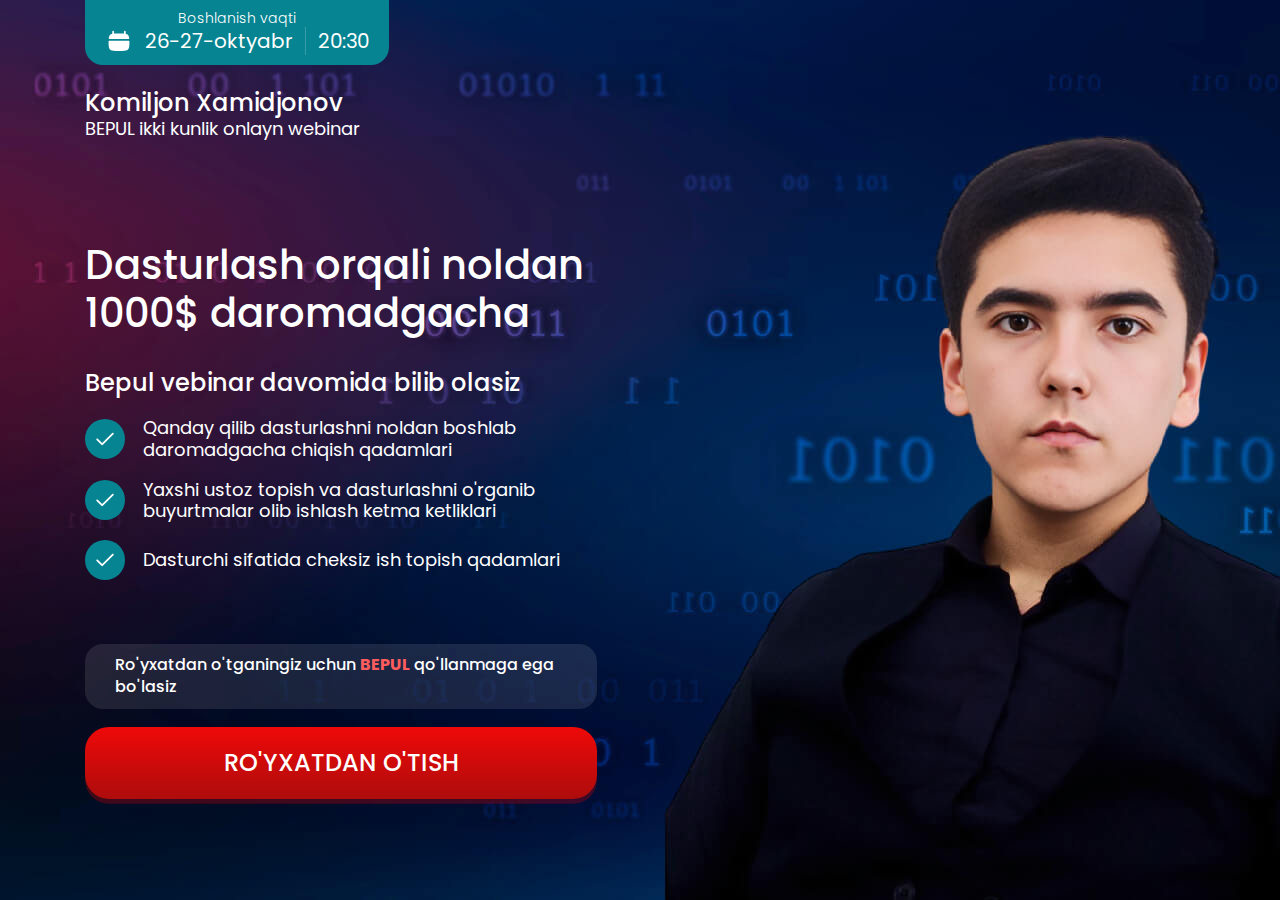
<file: index.html>
<!doctype html>
<html lang="en">
<head>
    <meta charset="UTF-8">
    <meta name="viewport"
          content="width=device-width, user-scalable=no, initial-scale=1.0, maximum-scale=1.0, minimum-scale=1.0">
    <meta http-equiv="X-UA-Compatible" content="ie=edge">
    <title>Webinar - Komiljon Xamidjonov</title>
    <link rel="stylesheet" href="css/normalize.css">
    <link rel="stylesheet" href="css/styles.css">
    <script defer src="js/script.js"></script>
    <script defer src="js/mask.js"></script>
</head>
<body>

<div class="webinar">
    <div class="webinar-header">
        <div class="container">
            <div class="webinar-date">
                <div class="webinar-date-title">Boshlanish vaqti</div>
                <div class="webinar-date-value">
                    <div class="webinar-date-date">
                        <img src="img/calendar-icon.svg" alt="date icon">

                        <span>26-27-oktyabr</span>
                    </div>

                    <div class="webinar-date-time">
                        20:30
                    </div>
                </div>
            </div>

            <div class="webinar-mentor">
                <h2>Komiljon Xamidjonov</h2>
                <p>BEPUL ikki kunlik onlayn webinar</p>
            </div>
        </div>
    </div>

    <div class="webinar-main">
        <div class="container">
            <div class="webinar-main-content">
                <h1 class="webinar-main-heading">Dasturlash orqali noldan 1000$ daromadgacha</h1>

                <div class="webinar-main-info">
                    <h2 class="webinar-main-title">Bepul vebinar davomida bilib olasiz</h2>

                    <ul class="webinar-main-ul">
                        <li class="webinar-main-li">
                            <div class="webinar-main-disc">
                                <img src="img/check-icon.svg" alt="check icon">
                            </div>

                            <p class="webinar-main-text">Qanday qilib dasturlashni noldan boshlab daromadgacha chiqish qadamlari</p>
                        </li>
                        <li class="webinar-main-li">
                            <div class="webinar-main-disc">
                                <img src="img/check-icon.svg" alt="check icon">
                            </div>

                            <p class="webinar-main-text">Yaxshi ustoz topish va dasturlashni o'rganib buyurtmalar olib ishlash ketma ketliklari</p>
                        </li>
                        <li class="webinar-main-li">
                            <div class="webinar-main-disc">
                                <img src="img/check-icon.svg" alt="check icon">
                            </div>

                            <p class="webinar-main-text">Dasturchi sifatida cheksiz ish topish qadamlari</p>
                        </li>
                    </ul>

                    <p class="webinar-main-hint">Ro'yxatdan o'tganingiz uchun <strong>BEPUL</strong> qo'llanmaga ega bo'lasiz</p>

                    <button class="webinar-main-button">RO'YXATDAN O'TISH</button>
                </div>
            </div>
        </div>
    </div>

    <div class="webinar-main-mentor">
        <div class="container">
            <img srcset="img/mentor@2x.png 2x" src="img/mentor@1x.png" alt="">
        </div>
    </div>
</div>

<div class="modal-backdrop" data-modal-close>
    <form class="modal-content form">
        <h2 class="form-heading">Ro'yxatdan o'tish</h2>
        <p class="form-text">Pastdagi formani to'ldirishingiz bilan yopiq kanalga qo'shilasiz va BEPUL qo'llanma ham sizga ochiladi!</p>
        <label class="form-label">
            <span>Ism (majburiy)</span>
            <input id="name" type="text" placeholder="Ismingizni kiriting" name="name" required>
        </label>

        <label class="form-label">
            <span>Telefon raqami (majburiy)</span>
            <input id="phone" type="tel" value="+998" name="phone">
        </label>

        <button class="form-button" type="submit">
            Ro'yxatdan o'tish
        </button>

        <img data-modal-close class="form-close" src="img/x.svg" alt="close icon">
    </form>
</div>
</body>
</html>
</file>
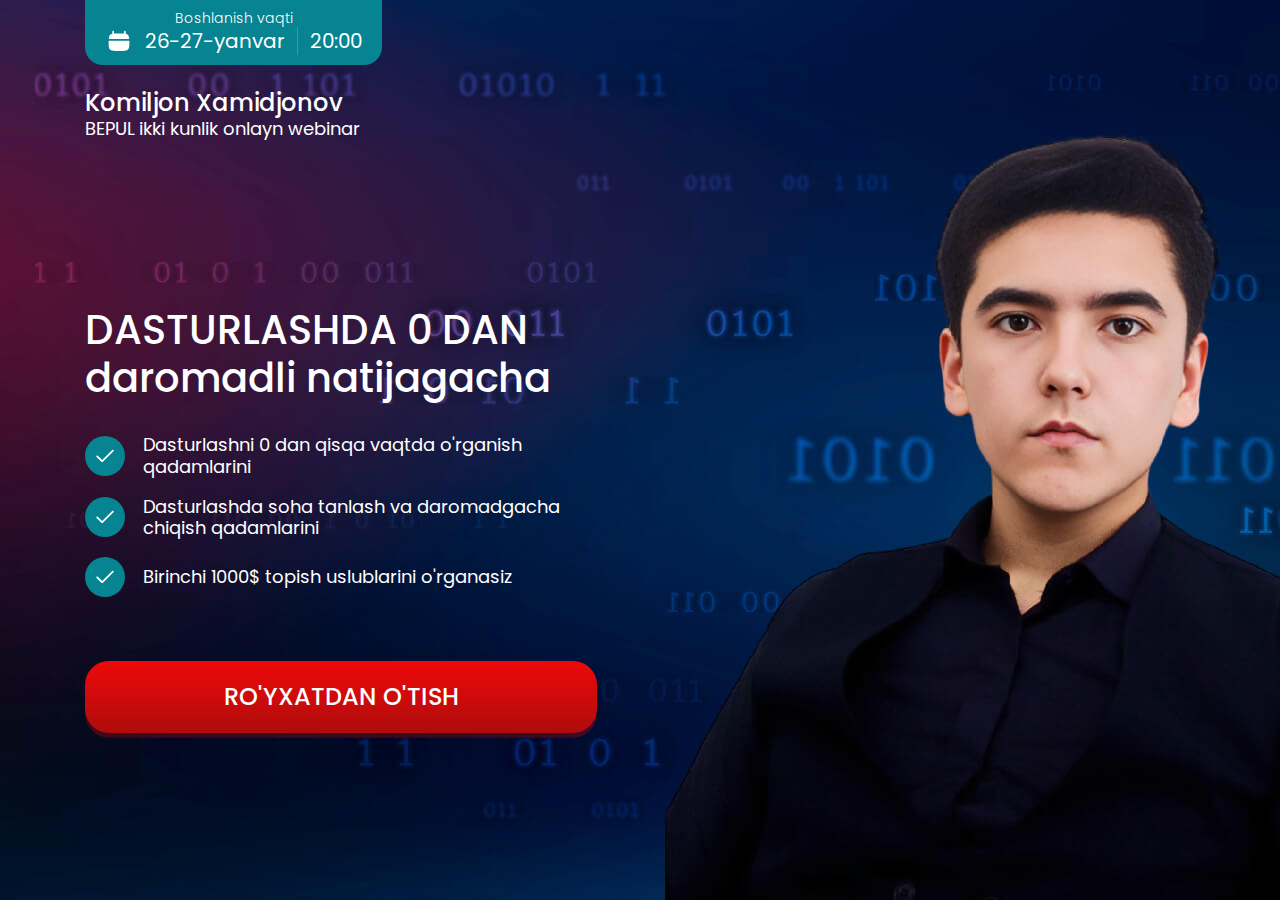
<file: public/index.html>
<!doctype html>
<html lang="en">
<head>
   <meta charset="UTF-8">
   <meta name="viewport"
         content="width=device-width, user-scalable=no, initial-scale=1.0, maximum-scale=1.0, minimum-scale=1.0">
   <meta http-equiv="X-UA-Compatible" content="ie=edge">
   <title>Webinar - Komiljon Xamidjonov</title>
   <link rel="stylesheet" href="css/normalize.css">
   <link rel="stylesheet" href="css/styles.css">
</head>
<body>

<div class="webinar">
   <div class="webinar-header">
      <div class="container">
         <div class="webinar-date">
            <div class="webinar-date-title">Boshlanish vaqti</div>
            <div class="webinar-date-value">
               <div class="webinar-date-date">
                  <img src="img/calendar-icon.svg" alt="date icon">

                  <span>26-27-yanvar</span>
               </div>

               <div class="webinar-date-time">
                  20:00
               </div>
            </div>
         </div>

         <div class="webinar-mentor">
            <h2>Komiljon Xamidjonov</h2>
            <p>BEPUL ikki kunlik onlayn webinar</p>
         </div>
      </div>
   </div>

   <div class="webinar-main">
      <div class="container">
         <div class="webinar-main-content">
            <h1 class="webinar-main-heading">DASTURLASHDA 0 DAN
                daromadli natijagacha</h1>

            <div class="webinar-main-info">

               <ul class="webinar-main-ul">
                  <li class="webinar-main-li">
                     <div class="webinar-main-disc">
                        <img src="img/check-icon.svg" alt="check icon">
                     </div>

                     <p class="webinar-main-text">Dasturlashni 0 dan qisqa vaqtda o'rganish qadamlarini</p>
                  </li>
                  <li class="webinar-main-li">
                     <div class="webinar-main-disc">
                        <img src="img/check-icon.svg" alt="check icon">
                     </div>

                     <p class="webinar-main-text">Dasturlashda soha tanlash va daromadgacha chiqish qadamlarini</p>
                  </li>
                  <li class="webinar-main-li">
                     <div class="webinar-main-disc">
                        <img src="img/check-icon.svg" alt="check icon">
                     </div>

                     <p class="webinar-main-text">Birinchi 1000$ topish uslublarini o'rganasiz</p>
                  </li>
               </ul>

               <button class="webinar-main-button">RO'YXATDAN O'TISH</button>
            </div>
         </div>
      </div>
   </div>

   <div class="webinar-main-mentor">
      <div class="container">
         <img src="img/mentor@1x.png" loading="lazy">
      </div>
   </div>
</div>

<div class="modal-backdrop" data-modal-close>
   <form class="modal-content form">
      <h2 class="form-heading">Ro'yxatdan o'tish</h2>
      <label class="form-label">
         <span>Ism (majburiy)</span>
         <input id="name" type="text" placeholder="Ismingizni kiriting" name="name" required>
      </label>

      <label class="form-label">
         <span>Telefon raqami (majburiy)</span>
         <input id="phone" type="tel" value="+998" name="phone">
      </label>

      <button class="form-button" type="submit">
         Ro'yxatdan o'tish
      </button>

      <img data-modal-close class="form-close" src="img/x.svg" alt="close icon">
   </form>
</div>

<script defer src="js/script.js"></script>
<script defer src="js/mask.js"></script>
</body>
</html>
</file>
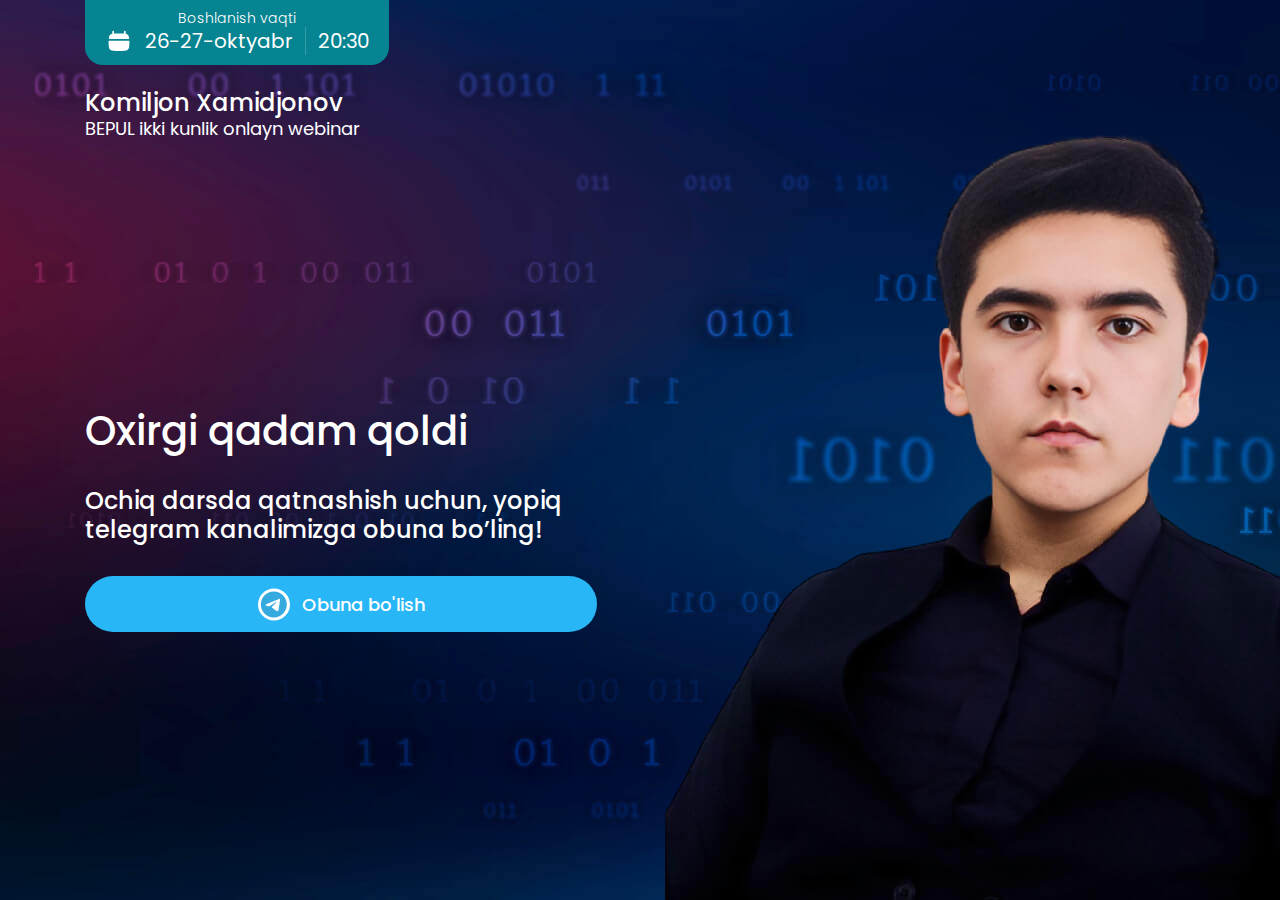
<file: telegram.html>
<!doctype html>
<html lang="en">
<head>
    <meta charset="UTF-8">
    <meta name="viewport"
          content="width=device-width, user-scalable=no, initial-scale=1.0, maximum-scale=1.0, minimum-scale=1.0">
    <meta http-equiv="X-UA-Compatible" content="ie=edge">
    <title>Webinar - Komiljon Xamidjonov</title>
    <link rel="stylesheet" href="css/normalize.css">
    <link rel="stylesheet" href="css/styles.css">
</head>
<body>

<div class="webinar">
    <div class="webinar-header">
        <div class="container">
            <div class="webinar-date">
                <div class="webinar-date-title">Boshlanish vaqti</div>
                <div class="webinar-date-value">
                    <div class="webinar-date-date">
                        <img src="img/calendar-icon.svg" alt="date icon">

                        <span>26-27-oktyabr</span>
                    </div>

                    <div class="webinar-date-time">
                        20:30
                    </div>
                </div>
            </div>

            <div class="webinar-mentor">
                <h2>Komiljon Xamidjonov</h2>
                <p>BEPUL ikki kunlik onlayn webinar</p>
            </div>
        </div>
    </div>

    <div class="webinar-main webinar-main--telegram">
        <div class="container">
            <div class="webinar-main-content">
                <h1 class="webinar-main-heading">Oxirgi qadam qoldi</h1>

                <div class="webinar-main-info">
                    <h2 class="webinar-main-title">Ochiq darsda qatnashish uchun, yopiq telegram kanalimizga obuna bo’ling!</h2>

                    <a class="webinar-telegram-button" href="">
                        <img src="img/telegram.svg" alt="telegram icon">

                        <span>Obuna bo'lish</span>
                    </a>
                </div>
            </div>
        </div>
    </div>

    <div class="webinar-main-mentor">
        <div class="container">
            <img srcset="img/mentor@2x.png 2x" src="img/mentor@1x.png" alt="">
        </div>
    </div>

</div>

</body>
</html>
</file>
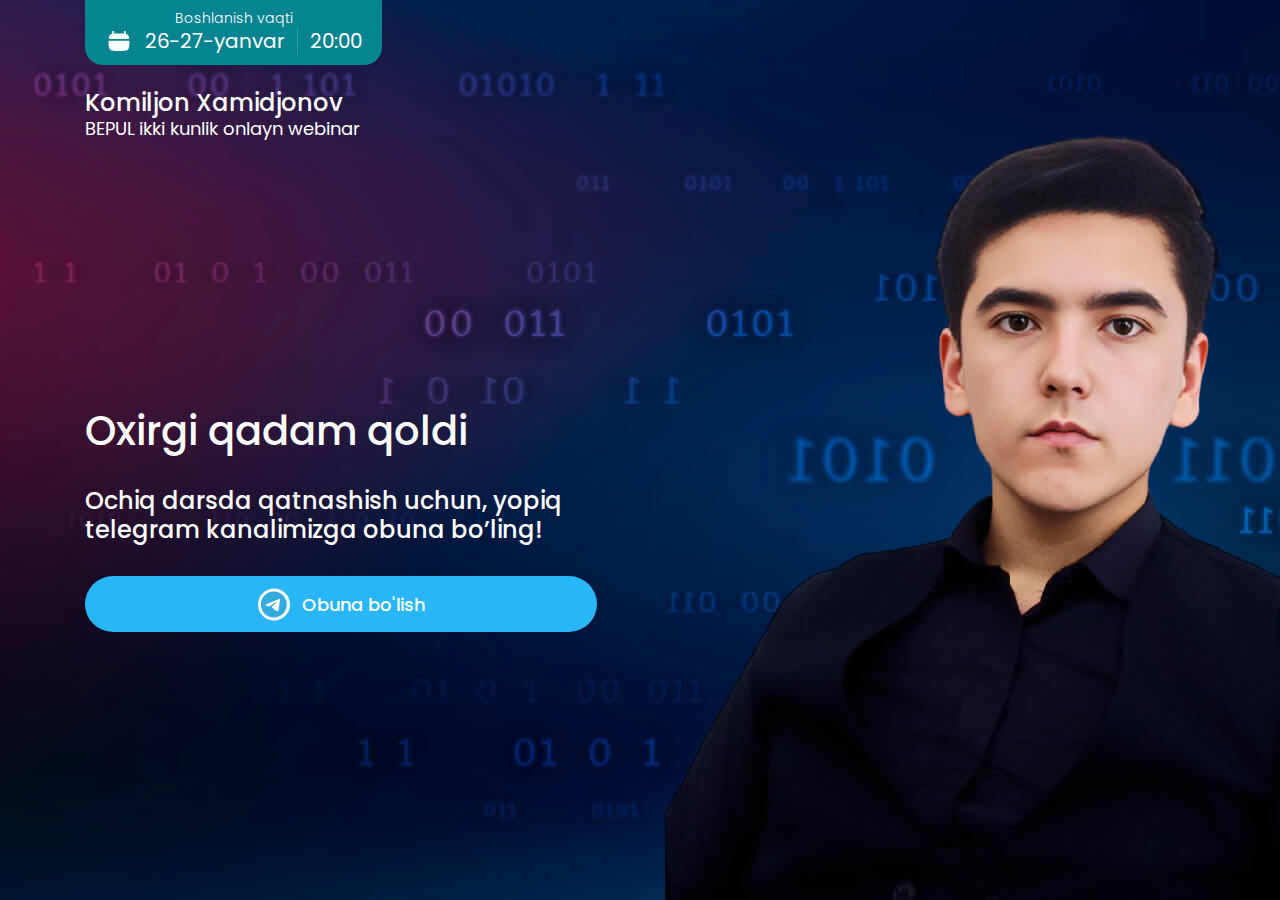
<file: public/telegram.html>
<!doctype html>
<html lang="en">
<head>
    <meta charset="UTF-8">
    <meta name="viewport"
          content="width=device-width, user-scalable=no, initial-scale=1.0, maximum-scale=1.0, minimum-scale=1.0">
    <meta http-equiv="X-UA-Compatible" content="ie=edge">
    <title>Webinar - Komiljon Xamidjonov</title>
    <link rel="stylesheet" href="css/normalize.css">
    <link rel="stylesheet" href="css/styles.css">
</head>
<body>

<div class="webinar">
    <div class="webinar-header">
        <div class="container">
            <div class="webinar-date">
                <div class="webinar-date-title">Boshlanish vaqti</div>
                <div class="webinar-date-value">
                    <div class="webinar-date-date">
                        <img src="img/calendar-icon.svg" alt="date icon">

                        <span>26-27-yanvar</span>
                    </div>

                    <div class="webinar-date-time">
                        20:00
                    </div>
                </div>
            </div>

            <div class="webinar-mentor">
                <h2>Komiljon Xamidjonov</h2>
                <p>BEPUL ikki kunlik onlayn webinar</p>
            </div>
        </div>
    </div>

    <div class="webinar-main webinar-main--telegram">
        <div class="container">
            <div class="webinar-main-content">
                <h1 class="webinar-main-heading">Oxirgi qadam qoldi</h1>

                <div class="webinar-main-info">
                    <h2 class="webinar-main-title">Ochiq darsda qatnashish uchun, yopiq telegram kanalimizga obuna bo’ling!</h2>

                    <a class="webinar-telegram-button" href="https://t.me/+B2sxY56hzykwODJi">
                        <img src="img/telegram.svg" alt="telegram icon">

                        <span>Obuna bo'lish</span>
                    </a>
                </div>
            </div>
        </div>
    </div>

</div>
<!-- Meta Pixel Code -->

<script src="js/excel.js"></script>

</body>
</html>
</file>
<file: css/styles.css>
@import url('https://fonts.googleapis.com/css2?family=Poppins:wght@300;400;500&display=swap');

html {
    box-sizing: border-box;
    font-size: 16px;
    line-height: 1.2;
}

html * {
    -webkit-font-smoothing: antialiased;
    -moz-osx-font-smoothing: grayscale;
}

*, *::after, *::before {
    box-sizing: inherit;
}

img {
    display: block;
    max-width: 100%;
}

h1, h2, p {
    margin: 0;
}

button, button:focus, input, input:focus {
    display: block;
    width: 100%;
    outline: none;
    border: none;
    cursor: pointer;
}

button:hover,
button:focus {
    opacity: 0.9;
    outline: 0;
}

body {
    font-family: "Poppins", "Arial", sans-serif;
    color: #FFFFFF;
    background-image: url("../img/bg-with-mentor.jpg");
    background-repeat: no-repeat;
    background-position: center;
    background-size: cover;
    background-attachment: fixed;
}

.container {
    width: 100%;
    padding-right: 15px;
    padding-left: 15px;
    margin-right: auto;
    margin-left: auto;
}

.webinar {
    display: flex;
    flex-direction: column;
    height: 100vh;
    min-height: 100vh;
}

.webinar-date {
    width: max-content;
    padding: 0.625rem 1.25rem;
    background-color: #068491;
    border-radius: 0 0 1.125rem 1.125rem;
}

.webinar-date-value {
    display: flex;
    align-items: center;
    font-size: 1.25rem;
}

.webinar-date-title {
    font-weight: 300;
    font-size: 0.875rem;
    text-align: center;
}

.webinar-date-date {
    display: flex;
    align-items: center;
    margin-right: 0.75rem;
    padding-right: 0.75rem;
    border-right: 1px solid rgba(255, 255, 255, 0.20);
}

.webinar-date-date img {
    width: 1.75rem;
    margin-right: 0.75rem;
}

.webinar-mentor {
    padding-top: 1.5rem;
}

.webinar-mentor h2 {
    font-size: 1.5rem;
    font-weight: 500;
}

.webinar-mentor p {
    font-size: 1.125rem;
}

.webinar-main {
    position: relative;
    flex-grow: 1;
    padding-top: 2rem;
    padding-bottom: 2rem;
}

.webinar-main-mentor {
    display: none;
    padding-top: 2rem;
}

.webinar-main-mentor img {
    width: 60%;
    margin: 0 auto;
}

.webinar-main .container {
    height: 100%;
    display: flex;
    align-items: center;
}

.webinar-main-content {
    width: 55%;
}

.webinar-main-heading {
    font-size: 2.5rem;
    font-weight: 500;
}

.webinar-main-info {
    width: 32rem;
    padding-top: 2rem;
}

.webinar-main-title {
    font-size: 1.5rem;
    font-weight: 500;
    margin-bottom: 1.25rem;
}

.webinar-main-ul {
    margin: 0 0 4rem;
    padding: 0;
    list-style-type: none;
}

.webinar-main-li {
    display: flex;
    align-items: center;
    margin-bottom: 1.125rem;
}

.webinar-main-disc {
    display: grid;
    place-items: center;
    flex-shrink: 0;
    width: 2.5rem;
    height: 2.5rem;
    margin-right: 1.125rem;
    border-radius: 50%;
    background-color: #068491;
}

.webinar-main-disc img {
    width: 1.75rem;
}

.webinar-main-text {
    font-size: 1.125rem;
}

.webinar-main-hint {
    margin-bottom: 1.125rem;
    padding: 0.625rem 1.875rem;
    border-radius: 1.125rem;
    background-color: rgba(255, 255, 255, 0.10);
    font-size: 1rem;
    font-weight: 500;
    line-height: 1.4;
}

.webinar-main-hint strong {
    color: #FF5D5D;
}

.webinar-main-button {
    height: 4.5rem;
    border-radius: 1.5rem;
    background: linear-gradient(180deg, #EF0909 0%, #AE0C0C 100%);
    box-shadow: 0 0.3rem 0 0 rgba(255, 0, 0, 0.25);
    font-size: 1.5rem;
    color: #FFFFFF;
    font-weight: 500;
    transition: all 0.1s ease;
}

.webinar-telegram-button {
    display: flex;
    align-items: center;
    justify-content: center;
    height: 3.5rem;
    margin-top: 2rem;
    border-radius: 1.75rem;
    background-color: #28B6F6;
    cursor: pointer;
    font-size: 1.125rem;
    font-weight: 500;
    color: #FFFFFF;
    text-decoration: none;
}

.webinar-telegram-button img {
    width: 2rem;
    margin-right: 0.75rem;
}

.webinar-main-button:active {
    box-shadow: none;
    transform: translateY(0.3rem);
}

.modal-backdrop {
    position: fixed;
    top: 0;
    right: 0;
    bottom: 0;
    left: 0;
    overflow: auto;
    z-index: 2;
    display: none;
    place-items: center;
    padding: 20px;
    background-color: rgba(0, 0, 0, 0.50);
}

.modal-backdrop--open {
    display: grid;
}

.modal-content {
    position: relative;
    width: 100%;
    max-width: 32rem;
    padding: 2.5rem;
    background-color: #fff;
    border-radius: 1.125rem;
    color: rgba(0, 0, 0, 0.60);
}

.form-heading {
    margin-bottom: 0.75rem;
    font-size: 1.75rem;
    color: #000000;
}

.form-text {
    margin-bottom: 1.25rem;
    font-size: 1.125rem;
}

.form-label {
    display: block;
    margin-bottom: 1.5rem;
}

.form-label span {
    display: block;
    margin-bottom: 0.625rem;
    font-size: 1.125rem;
}

.form-label input {
    border-radius: 0.75rem;
    border: 1px solid #BED4DA;
    background-color: #F3F7F8;
    font-size: 1.125rem;
    padding: 0 1.125rem;
    height: 3rem;
}

.form-button {
    height: 3rem;
    border-radius: 0.75rem;
    background: linear-gradient(180deg, #EF0909 0%, #AE0C0C 100%);
    box-shadow: 0 0.3rem 0 0 rgba(255, 0, 0, 0.25);
    font-size: 1.125rem;
    color: #FFFFFF;
    font-weight: 500;
    transition: all 0.1s ease;
}

.form-close {
    position: absolute;
    top: 1rem;
    right: 1rem;
    width: 2rem;
    cursor: pointer;
}

.form-button:active {
    box-shadow: none;
    transform: translateY(0.3rem);
}

@media (min-width: 576px) {
    .container, .container-sm {
        max-width: 540px;
    }
}

@media (min-width: 768px) {
    .container {
        max-width: 720px;
    }
}


@media (min-width: 992px) {
    .container {
        max-width: 960px;
    }
}

@media (min-width: 1200px) {
    .container {
        max-width: 1140px;
    }
}

@media (min-width: 1440px) {
    .container {
        max-width: 71.25rem;
        padding-left: 0.9375rem;
        padding-right: 0.9375rem;
    }
}

@media (max-width: 1200px) {
    html {
        font-size: 14px;
    }
}

@media (max-width: 1070px) {
    body {
        background-image: url("../img/bg-img.jpg");
    }

    .webinar-date {
        width: 100%;
    }

    .webinar-date-value {
        justify-content: center;
    }

    .webinar-mentor {
        display: none;
    }

    .webinar-main {
        flex-grow: 0;
        padding-top: 3rem;
        padding-bottom: 0;
    }

    .webinar-main--telegram {
        flex-grow: 1;
    }

    .webinar-main-content {
        width: 100%;
    }

    .webinar-main-heading {
        font-size: 2rem;
        text-align: center;
    }

    .webinar-main-info {
        width: 100%;
    }

    .webinar-main-hint {
        padding: 1.625rem 1.875rem;
    }

    .webinar-main-mentor {
        display: block;
    }
}

@media (max-width: 576px) {
    .webinar-main-mentor img {
        width: 100%;
    }
}

@media (min-width: 1500px) {
    html {
        font-size: 17px;
    }
}

@media (min-width: 1600px) {
    html {
        font-size: 18px;
    }
}

@media (min-width: 1700px) {
    html {
        font-size: 19px;
    }
}

@media (min-width: 1800px) {
    html {
        font-size: 20px;
    }
}

@media (min-width: 1900px) {
    html {
        font-size: 21px;
    }
}
</file>
<file: public/css/styles.css>
@import url('https://fonts.googleapis.com/css2?family=Poppins:wght@300;400;500&display=swap');

html {
    box-sizing: border-box;
    font-size: 16px;
    line-height: 1.2;
}

html * {
    -webkit-font-smoothing: antialiased;
    -moz-osx-font-smoothing: grayscale;
}

*, *::after, *::before {
    box-sizing: inherit;
}

img {
    display: block;
    max-width: 100%;
}

h1, h2, p {
    margin: 0;
}

button, button:focus, input, input:focus {
    display: block;
    width: 100%;
    outline: none;
    border: none;
    cursor: pointer;
}

button:hover,
button:focus {
    opacity: 0.9;
    outline: 0;
}

body {
    font-family: "Poppins", "Arial", sans-serif;
    color: #FFFFFF;
    background-image: url("../img/bg-with-mentor.jpg");
    background-repeat: no-repeat;
    background-position: center;
    background-size: cover;
    background-attachment: fixed;
}

.container {
    width: 100%;
    padding-right: 15px;
    padding-left: 15px;
    margin-right: auto;
    margin-left: auto;
}

.webinar {
    display: flex;
    flex-direction: column;
    height: 100vh;
    min-height: 100vh;
}

.webinar-date {
    width: max-content;
    padding: 0.625rem 1.25rem;
    background-color: #068491;
    border-radius: 0 0 1.125rem 1.125rem;
}

.webinar-date-value {
    display: flex;
    align-items: center;
    font-size: 1.25rem;
}

.webinar-date-title {
    font-weight: 300;
    font-size: 0.875rem;
    text-align: center;
}

.webinar-date-date {
    display: flex;
    align-items: center;
    margin-right: 0.75rem;
    padding-right: 0.75rem;
    border-right: 1px solid rgba(255, 255, 255, 0.20);
}

.webinar-date-date img {
    width: 1.75rem;
    margin-right: 0.75rem;
}

.webinar-mentor {
    padding-top: 1.5rem;
}

.webinar-mentor h2 {
    font-size: 1.5rem;
    font-weight: 500;
}

.webinar-mentor p {
    font-size: 1.125rem;
}

.webinar-main {
    position: relative;
    flex-grow: 1;
    padding-top: 2rem;
    padding-bottom: 2rem;
}

.webinar-main-mentor {
    display: none;
    padding-top: 2rem;
}

.webinar-main-mentor img {
    width: 60%;
    margin: 0 auto;
}

.webinar-main .container {
    height: 100%;
    display: flex;
    align-items: center;
}

.webinar-main-content {
    width: 55%;
}

.webinar-main-heading {
    font-size: 2.5rem;
    font-weight: 500;
}

.webinar-main-info {
    width: 32rem;
    padding-top: 2rem;
}

.webinar-main-title {
    font-size: 1.5rem;
    font-weight: 500;
    margin-bottom: 1.25rem;
}

.webinar-main-ul {
    margin: 0 0 4rem;
    padding: 0;
    list-style-type: none;
}

.webinar-main-li {
    display: flex;
    align-items: center;
    margin-bottom: 1.125rem;
}

.webinar-main-disc {
    display: grid;
    place-items: center;
    flex-shrink: 0;
    width: 2.5rem;
    height: 2.5rem;
    margin-right: 1.125rem;
    border-radius: 50%;
    background-color: #068491;
}

.webinar-main-disc img {
    width: 1.75rem;
}

.webinar-main-text {
    font-size: 1.125rem;
}

.webinar-main-hint {
    margin-bottom: 1.125rem;
    padding: 0.625rem 1.875rem;
    border-radius: 1.125rem;
    background-color: rgba(255, 255, 255, 0.10);
    font-size: 1rem;
    font-weight: 500;
    line-height: 1.4;
}

.webinar-main-hint strong {
    color: #FF5D5D;
}

.webinar-main-button {
    height: 4.5rem;
    border-radius: 1.5rem;
    background: linear-gradient(180deg, #EF0909 0%, #AE0C0C 100%);
    box-shadow: 0 0.3rem 0 0 rgba(255, 0, 0, 0.25);
    font-size: 1.5rem;
    color: #FFFFFF;
    font-weight: 500;
    transition: all 0.1s ease;
}

.webinar-telegram-button {
    display: flex;
    align-items: center;
    justify-content: center;
    height: 3.5rem;
    margin-top: 2rem;
    border-radius: 1.75rem;
    background-color: #28B6F6;
    cursor: pointer;
    font-size: 1.125rem;
    font-weight: 500;
    color: #FFFFFF;
    text-decoration: none;
    -webkit-animation-delay: 0s;
    -moz-animation-delay: 0s;
    animation-delay: 0s;
    -webkit-animation-duration: 2s;
    -moz-animation-duration: 2s;
    animation-duration: 2s;
    -webkit-animation-iteration-count: infinite;
    -moz-animation-iteration-count: infinite;
    animation-iteration-count: infinite;
    animation-name: shake-it;
}

@keyframes shake-it {
    from, to {
        transform: translateX(0px);
    }
    10%, 30%, 50%, 70%, 90% {
        transform: translateX(10px);
    }
    20%, 40%, 60%, 80% {
        transform: translateX(-10px);
    }
}

.webinar-telegram-button img {
    width: 2rem;
    margin-right: 0.75rem;
}

.webinar-main-button:active {
    box-shadow: none;
    transform: translateY(0.3rem);
}

.modal-backdrop {
    position: fixed;
    top: 0;
    right: 0;
    bottom: 0;
    left: 0;
    overflow: auto;
    z-index: 2;
    display: none;
    place-items: center;
    padding: 20px;
    background-color: rgba(0, 0, 0, 0.50);
}

.modal-backdrop--open {
    display: grid;
}

.modal-content {
    position: relative;
    width: 100%;
    max-width: 32rem;
    padding: 2.5rem;
    background-color: #fff;
    border-radius: 1.125rem;
    color: rgba(0, 0, 0, 0.60);
}

.form-heading {
    margin-bottom: 0.75rem;
    font-size: 1.75rem;
    color: #000000;
}

.form-text {
    margin-bottom: 1.25rem;
    font-size: 1.125rem;
}

.form-label {
    display: block;
    margin-bottom: 1.5rem;
}

.form-label span {
    display: block;
    margin-bottom: 0.625rem;
    font-size: 1.125rem;
}

.form-label input {
    border-radius: 0.75rem;
    border: 1px solid #BED4DA;
    background-color: #F3F7F8;
    font-size: 1.125rem;
    padding: 0 1.125rem;
    height: 4rem;
}

.form-button {
    height: 4rem;
    border-radius: 0.75rem;
    background: linear-gradient(180deg, #EF0909 0%, #AE0C0C 100%);
    box-shadow: 0 0.3rem 0 0 rgba(255, 0, 0, 0.25);
    font-size: 1.125rem;
    color: #FFFFFF;
    font-weight: 500;
    transition: all 0.1s ease;
}

.form-button[disabled] {
    background: lightgrey;
    cursor: not-allowed;
}

.form-close {
    position: absolute;
    top: 1rem;
    right: 1rem;
    width: 2rem;
    cursor: pointer;
}

.form-button:active {
    box-shadow: none;
    transform: translateY(0.3rem);
}

@media (min-width: 576px) {
    .container, .container-sm {
        max-width: 540px;
    }
}

@media (min-width: 768px) {
    .container {
        max-width: 720px;
    }
}


@media (min-width: 992px) {
    .container {
        max-width: 960px;
    }
}

@media (min-width: 1200px) {
    .container {
        max-width: 1140px;
    }
}

@media (min-width: 1440px) {
    .container {
        max-width: 71.25rem;
        padding-left: 0.9375rem;
        padding-right: 0.9375rem;
    }
}

@media (max-width: 1200px) {
    html {
        font-size: 14px;
    }
}

@media (max-width: 1070px) {
    body {
        background-image: url("../img/bg-img.jpg");
    }

    .webinar-date {
        width: 100%;
    }

    .webinar-date-value {
        justify-content: center;
    }

    .webinar-mentor {
        display: none;
    }

    .webinar-main {
        flex-grow: 0;
        padding-top: 3rem;
        padding-bottom: 0;
    }

    .webinar-main--telegram {
        text-align: center;
    }

    .webinar-main-content {
        width: 100%;
    }

    .webinar-main-heading {
        font-size: 2rem;
        text-align: center;
    }

    .webinar-main-info {
        width: 100%;
    }

    .webinar-main-hint {
        padding: 1.625rem 1.875rem;
    }

    .webinar-main-mentor {
        display: block;
    }
}

@media (max-width: 576px) {
    .webinar-main-mentor img {
        width: 100%;
    }
}

@media (min-width: 1500px) {
    html {
        font-size: 17px;
    }
}

@media (min-width: 1600px) {
    html {
        font-size: 18px;
    }
}

@media (min-width: 1700px) {
    html {
        font-size: 19px;
    }
}

@media (min-width: 1800px) {
    html {
        font-size: 20px;
    }
}

@media (min-width: 1900px) {
    html {
        font-size: 21px;
    }
}
</file>
